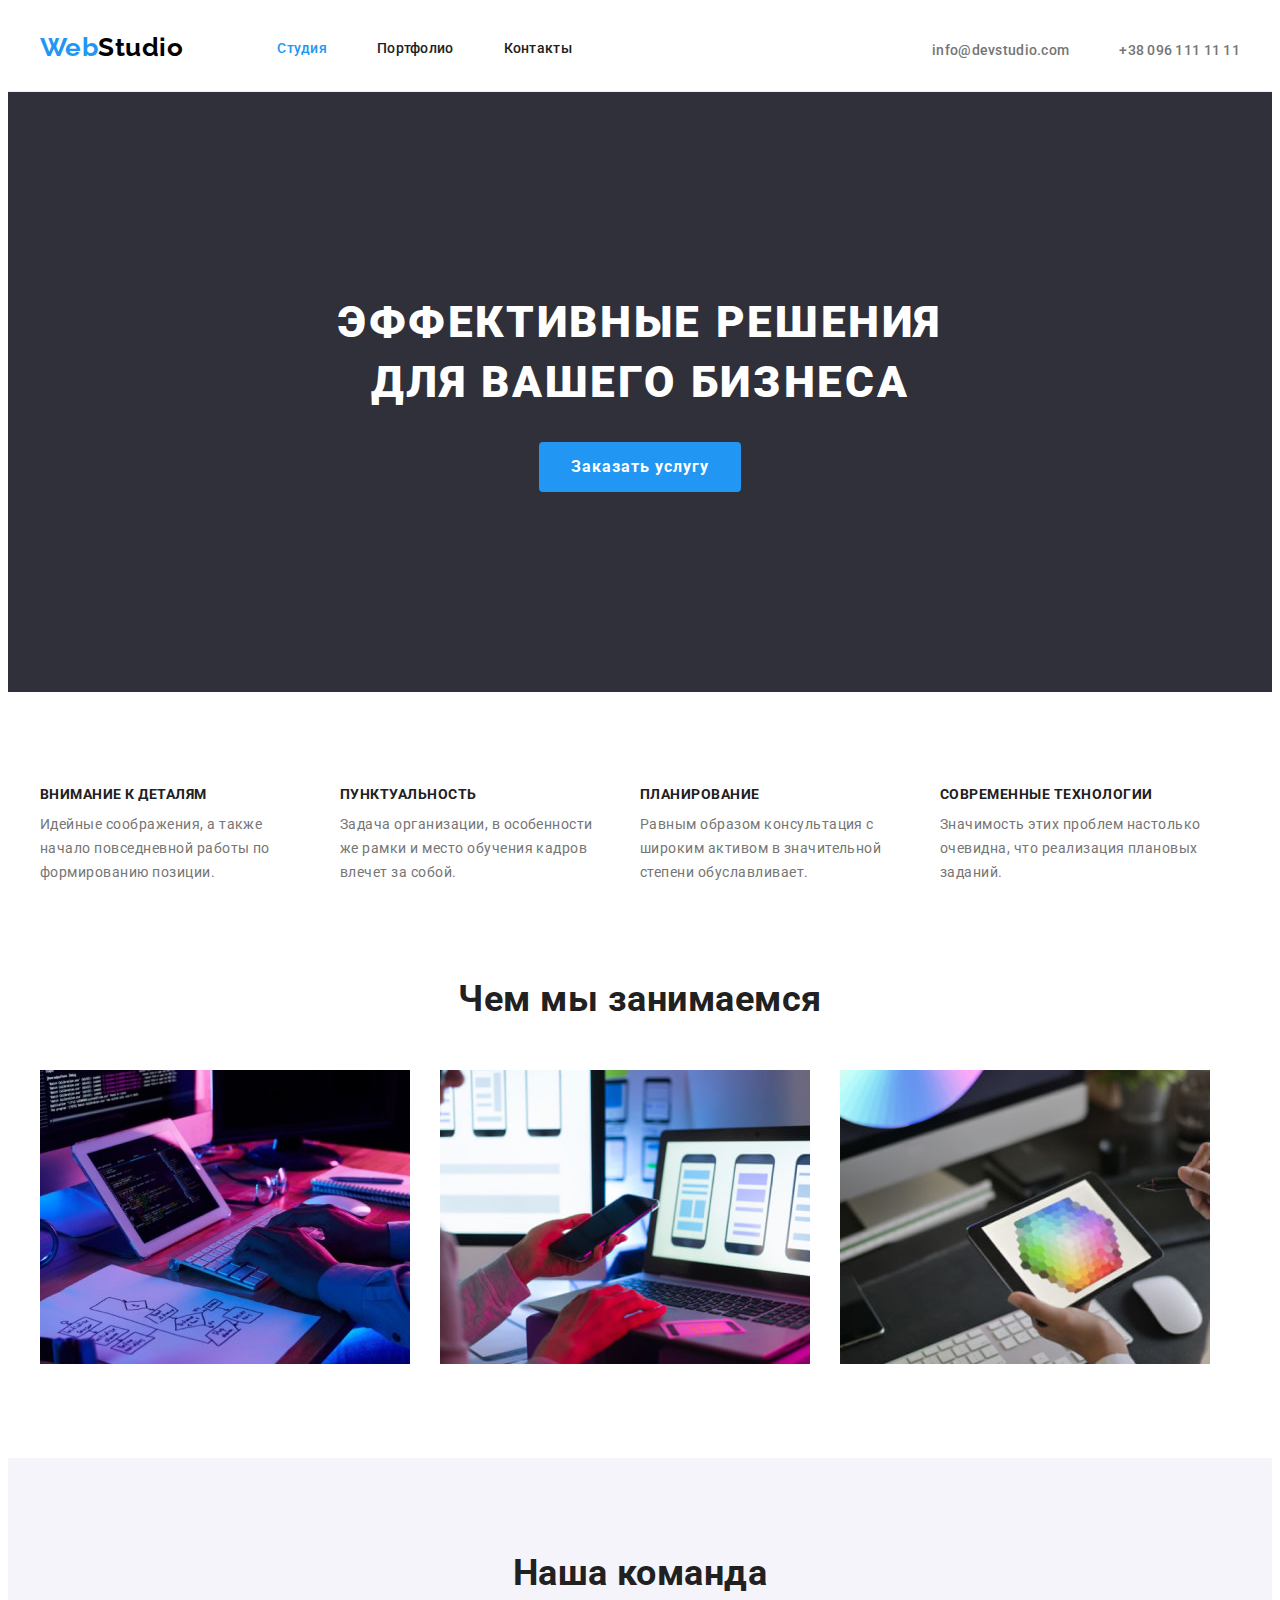
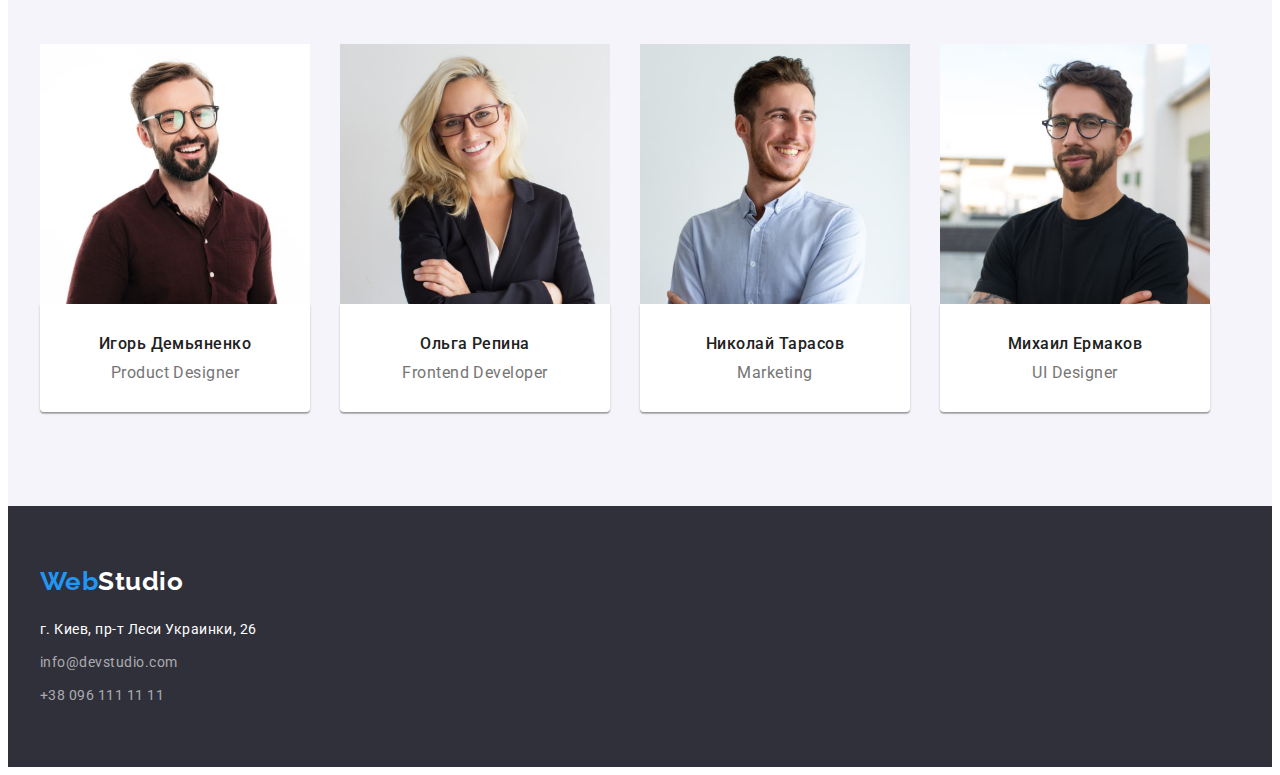
<file: index.html>
<!DOCTYPE html>
<html lang="ru">
<head>
    <meta charset="UTF-8">
    <meta http-equiv="X-UA-Compatible" content="IE=edge">
    <meta name="viewport" content="width=device-width, initial-scale=1.0">
    <title>Студия</title>
    <link rel="preconnect" href="https://fonts.googleapis.com">
    <link rel="preconnect" href="https://fonts.gstatic.com" crossorigin>
    <link href="https://fonts.googleapis.com/css2?family=Raleway:wght@700&family=Roboto:wght@400;500;700;900&display=swap"
        rel="stylesheet">
    <link rel="stylesheet" href="https://cdnjs.cloudflare.com/ajax/libs/modern-normalize/1.1.0/modern-normalize.min.css"
        integrity="sha512-wpPYUAdjBVSE4KJnH1VR1HeZfpl1ub8YT/NKx4PuQ5NmX2tKuGu6U/JRp5y+Y8XG2tV+wKQpNHVUX03MfMFn9Q=="
        crossorigin="anonymous" referrerpolicy="no-referrer" />
    <link rel="stylesheet" href="./css/styles.css">
</head>
<body>
        <!--Шапка Сайта--> 
    <header class="page-header">
        <div class="container main-nav">
            <nav class="main-nav-list">
                <div class="logo-header-box"><a href="index.html" class="logo">Web<span class="logo-header">Studio</span></a></div>
                <ul class="site-nav list">
                    <li class="item"><a href="./index.html" class="link current">Студия</a></li>
                    <li class="item"><a href="./portfolio.html" class="link">Портфолио</a></li>
                    <li class="item"><a href="#" class="link">Контакты</a></li>
                </ul>
            </nav>
                <ul class="header-contacts list">
                    <li class="item"><a href="mailto:info@devstudio.com" class="link">info@devstudio.com</a></li>
                    <li class="item"><a href="tel:+380961111111" class="link">+38 096 111 11 11</a></li>
                </ul>
        </div>
    </header>   
    <main>
        <!--Герой-->
        <section class="hero section">
            <div class="container">
                <h1 class="hero-title">Эффективные решения <br>  для вашего бизнеса</h1>
                <button type="button" class="button secondary">Заказать услугу</button>
            </div>
        </section>
            <!--Преимущества-->        
        <section class="section feature">
            <div class="container">
                <h2 class="section-title" hidden>Преимущества</h2>
                <ul class="feature-list list">
                    <li class="item">
                        <h3 class="feature-item-title">Внимание к деталям</h3>
                        <p class="feature-item-text">Идейные соображения, а также начало повседневной работы по формированию позиции.</p>
                    </li>
                    <li class="item">
                        <h3 class="feature-item-title">Пунктуальность</h3>
                        <p class="feature-item-text">Задача организации, в особенности же рамки и место обучения кадров влечет за собой.</p>
                    </li>
                    <li class="item">
                        <h3 class="feature-item-title">Планирование</h3>
                        <p class="feature-item-text">Равным образом консультация с широким активом в значительной степени обуславливает.</p>                      
                    </li>
                    <li class="item">
                        <h3 class="feature-item-title">Современные технологии</h3>
                        <p class="feature-item-text">Значимость этих проблем настолько очевидна, что реализация плановых заданий.</p>
                    </li>
                </ul>
            </div>
        </section>
            <!--Направления деятельности-->        
        <section class="work section">
            <div class="container">
                <h2 class="section-title">Чем мы занимаемся</h2>
                <ul class="work-list list">
                    <li class="item"> <img src="./images/img-cod.jpg" class="work-item-img" alt="Создание кода" width="370" ></li>
                    <li class="item"> <img src="./images/img-tel.jpg" class="work-item-img" alt="Разработка приложений" width="370"></li>
                    <li class="item"> <img src="./images/img-tabl.jpg" class="work-item-img" alt="Разработка игр" width="370"></li>
                </ul>
            </div>
        </section>
            <!--Команда-->      
        <section class="team section">
            <div class="container">
                <h2 class="section-title">Наша команда</h2>
                <ul class="team-list list">
                    <li class="item"> <img class="team-item-img" src="./images/img-igor.jpg" alt="Игорь Демьяненко" width="270">
                        <div class="item-content">
                            <h3 class="team-item-title">Игорь Демьяненко</h3>
                            <p class="team-item-text" lang="en">Product Designer</p>
                        </div>
                    </li>
                    <li class="item"> <img class="team-item-img" src="./images/img-olga.jpg" alt="Ольга Репина" width="270">
                        <div class="item-content">
                            <h3 class="team-item-title">Ольга Репина</h3>
                            <p class="team-item-text" lang="en">Frontend Developer</p>
                         </div>
                    </li>
                    <li class="item"> <img class="team-item-img" src="./images/img-nik.jpg" alt="Николай Тарасов" width="270">
                        <div class="item-content">
                            <h3 class="team-item-title">Николай Тарасов</h3>
                            <p class="team-item-text" lang="en">Marketing</p>
                         </div>
                    </li>
                    <li class="item"> <img class="team-item-img" src="./images/img-mich.jpg" alt="Михаил Ермаков" width="270">
                        <div class="item-content">
                            <h3 class="team-item-title">Михаил Ермаков</h3>
                            <p class="team-item-text" lang="en">UI Designer</p>
                         </div>
                    </li>                   
                </ul>
            </div>
        </section>       
    </main>
        <!--Подвал-->
        <footer class="footer">
            <div class="container">
                <div class="logo-footer-box"><a href="./index.html" class="logo" lang="en">Web<span class="logo-footer">Studio</span></a>
                </div>
                <address class="addres-list">
                    <ul class="footer-contacts list">
                        <li class="item"><a href="https://goo.gl/maps/nZHNvtM2P8FYW9ou6" class="contacts address" target="_blank" 
                                rel="noopener noreferrer">г. Киев, пр-т Леси Украинки, 26</a></li>
                        <li class="item"><a href="mailto:info@devstudio.com" class="contacts link">info@devstudio.com</a></li>
                        <li class="item"><a href="tel:+380961111111" class="contacts link">+38 096 111 11 11 </a></li>
                    </ul>             
                </address>
            </div>
        </footer>
</body>
</html>
</file>
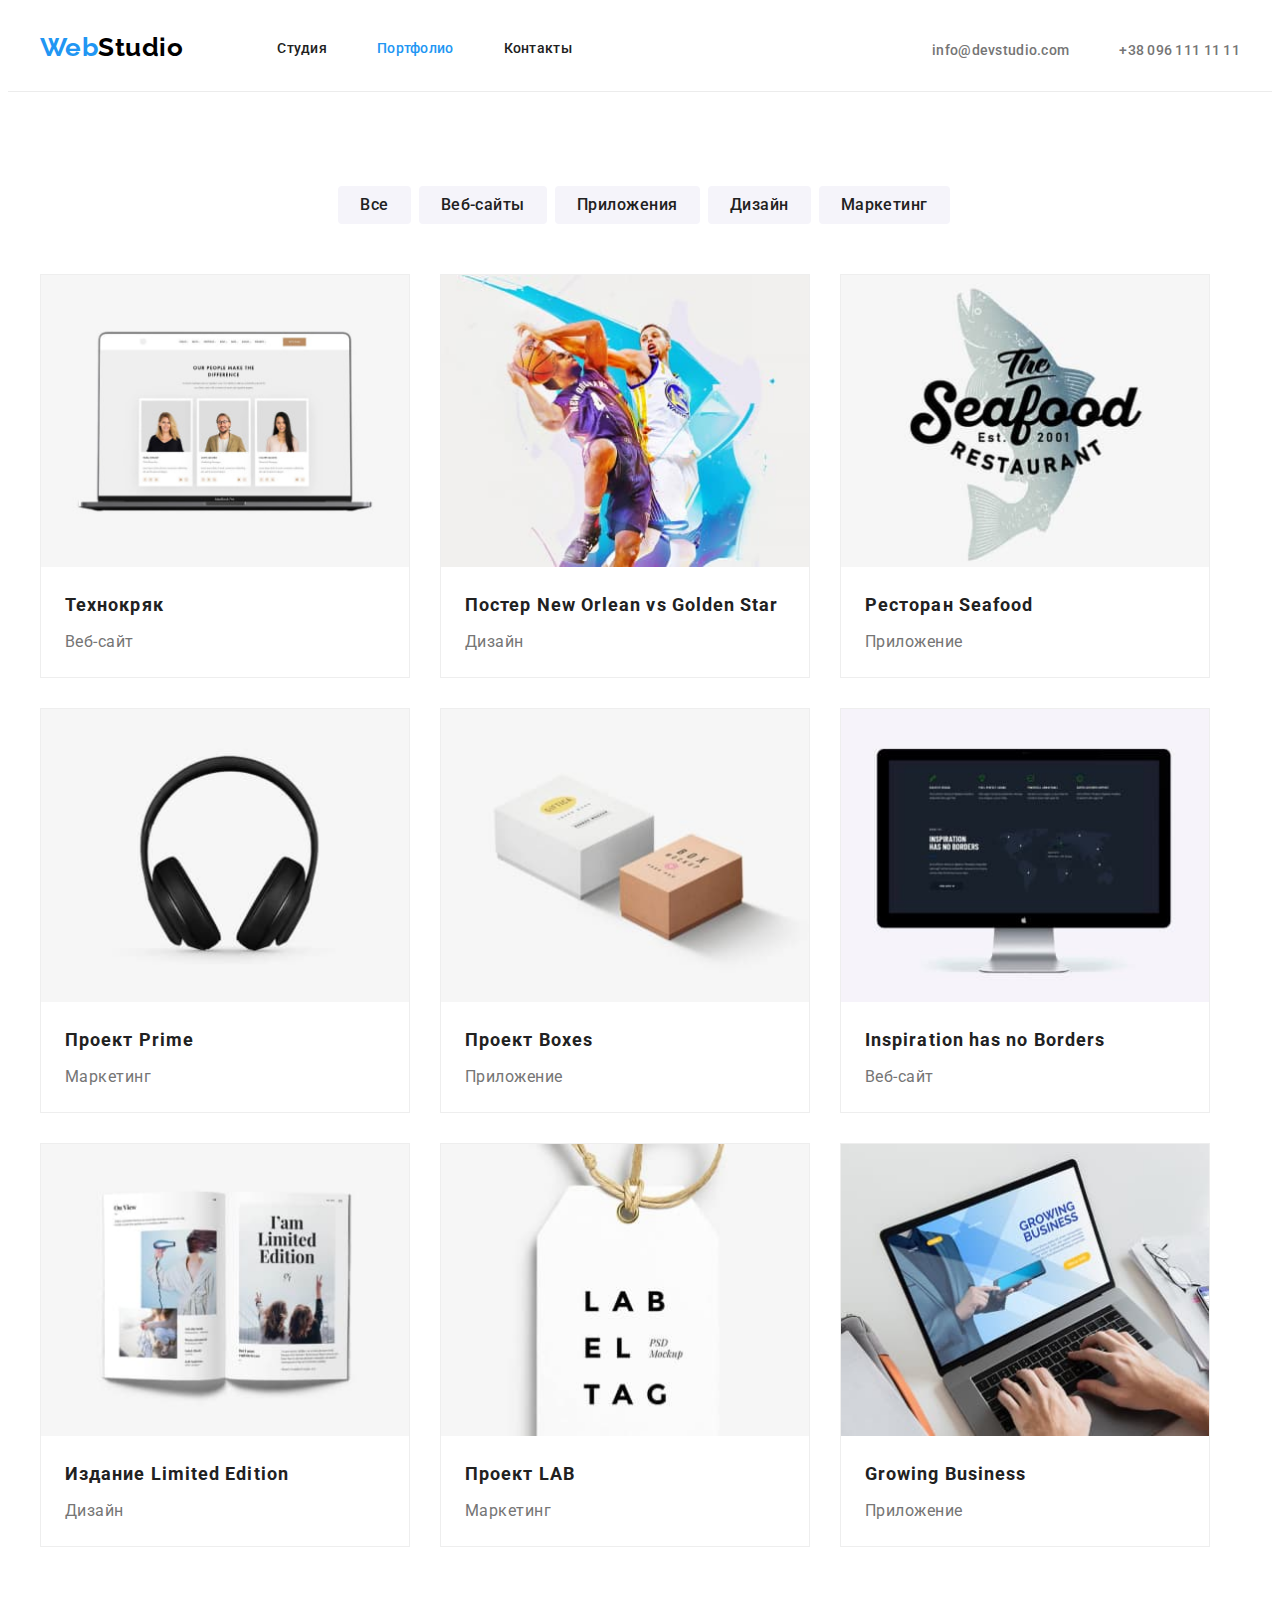
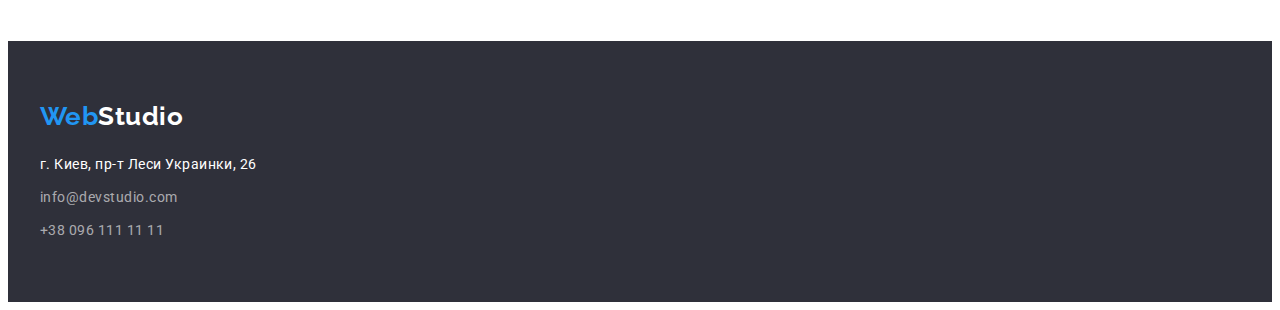
<file: portfolio.html>
<!DOCTYPE html>
<html lang="ru">

<head>
    <meta charset="UTF-8">
    <meta http-equiv="X-UA-Compatible" content="IE=edge">
    <meta name="viewport" content="width=device-width, initial-scale=1.0">
    <title>Портфолио</title>
    <link rel="preconnect" href="https://fonts.googleapis.com">
    <link rel="preconnect" href="https://fonts.gstatic.com" crossorigin>
    <link href="https://fonts.googleapis.com/css2?family=Raleway:wght@700&family=Roboto:wght@400;500;700;900&display=swap"
        rel="stylesheet">
    <link rel="stylesheet" href="https://cdnjs.cloudflare.com/ajax/libs/modern-normalize/1.1.0/modern-normalize.min.css"
        integrity="sha512-wpPYUAdjBVSE4KJnH1VR1HeZfpl1ub8YT/NKx4PuQ5NmX2tKuGu6U/JRp5y+Y8XG2tV+wKQpNHVUX03MfMFn9Q=="
        crossorigin="anonymous" referrerpolicy="no-referrer" />
    <link rel="stylesheet" href="./css/styles.css">   
</head>

<body>
    <!--Шапка Сайта-->
    <header class="page-header">
        <div class="container main-nav">
            <nav class="main-nav-list">
                <div class="logo-header-box"><a href="index.html" class="logo">Web<span
                            class="logo-header">Studio</span></a></div>
                <ul class="site-nav list">
                    <li class="item"><a href="./index.html" class="link">Студия</a></li>
                    <li class="item"><a href="./portfolio.html" class="link current">Портфолио</a></li>
                    <li class="item"><a href="#" class="link">Контакты</a></li>
                </ul>
            </nav>
            <ul class="header-contacts list">
                <li class="item"><a href="mailto:info@devstudio.com" class="link">info@devstudio.com</a></li>
                <li class="item"><a href="tel:+380961111111" class="link">+38 096 111 11 11</a></li>
            </ul>
        </div>
    </header>

    <main>
        
        <section class="section potfolio">
            <div class="container">
                <h1 hidden>Портфолио</h1>
                <!-- Фильтр -->
                <h2 hidden >Фильтр</h2>
                    <ul class="filters-list list">
                        <li class="item"><button type="button"  class="button primary">Все</button></li>
                        <li class="item"><button type="button"  class="button primary">Веб-сайты</button></li>
                        <li class="item"><button type="button"  class="button primary">Приложения</button></li>
                        <li class="item"><button type="button"  class="button primary">Дизайн</button></li>
                        <li class="item"><button type="button"  class="button primary">Маркетинг</button></li>
                    </ul>
                <!--Деятельность-->       
                <h2 hidden class="activities-title">Направления деятельности</h2>

                <ul class="activities-list list">
                    <li class="item"> <img class="activities-item-img" src="./images/portfo1.jpg" alt="Ноутбук с изображением троих людей" width="370">
                        <div class="item-box">
                            <h3 class="activities-item-title">Технокряк</h3>
                            <p class="activities-item-text">Веб-сайт</p>
                        </div>
                    </li>
                    <li class="item"> <img class="activities-item-img" src="./images/portfo2.jpg" alt="Два игрока баскетбола" width="370">
                        <div class="item-box">
                            <h3 class="activities-item-title">Постер <span lang="en">New Orlean vs Golden Star</span></h3>
                            <p class="activities-item-text">Дизайн</p>
                        </div>
                    </li>
                    <li class="item"> <img class="activities-item-img" src="./images/portfo3.jpg" alt="Логотип рыбного ресторана" width="370">
                        <div class="item-box">
                            <h3 class="activities-item-title">Ресторан <span lang="en">Seafood</span></h3>
                            <p class="activities-item-text">Приложение</p>
                        </div>
                    </li>
                    <li class="item"> <img class="activities-item-img" src="./images/portfo4.jpg" alt="Наушники" width="370">
                        <div class="item-box">
                            <h3 class="activities-item-title">Проект <span lang="en">Prime</span></h3>
                            <p class="activities-item-text">Маркетинг</p>
                        </div>
                    </li>
                    <li class="item"> <img class="activities-item-img" src="./images/portfo5.jpg" alt="Две коробки на столе" width="370">
                       <div class="item-box">
                           <h3 class="activities-item-title">Проект <span lang="en">Boxes</span></h3>
                            <p class="activities-item-text">Приложение</p>
                        </div>
                    </li>
                    <li class="item"> <img class="activities-item-img" src="./images/portfo6.jpg" alt="Страничка сайта на мониторе" width="370">
                        <div class="item-box">
                            <h3 class="activities-item-title" lang="en">Inspiration has no Borders</h3>
                            <p class="activities-item-text">Веб-сайт</p>
                        </div>
                    </li>
                    <li class="item"> <img class="activities-item-img" src="./images/portfo7.jpg" alt="Журнал в развороте" width="370">
                        <div class="item-box">
                            <h3 class="activities-item-title">Издание <span lang="en">Limited Edition</span></h3>
                            <p class="activities-item-text">Дизайн</p>
                        </div>
                    </li>
                    <li class="item"> <img class="activities-item-img" src="./images/portfo8.jpg" alt="Изображение бирки с надписью" width="370">
                        <div class="item-box">
                            <h3 class="activities-item-title">Проект <span lang="en">LAB</span></h3>
                            <p class="activities-item-text">Маркетинг</p>
                        </div>
                    </li>
                    <li class="item"> <img class="activities-item-img" src="./images/portfo9.jpg" alt="Ноутбук с картинкой рекламы приложения" width="370">
                        <div class="item-box">
                            <h3 class="activities-item-title" lang="en">Growing Business</h3>
                            <p class="activities-item-text">Приложение</p>
                        </div>
                    </li>        
                </ul>
            </div>
        </section>
    </main>
        <!--Подвал-->
        <footer class="footer">
            <div class="container">
                <div class="logo-footer-box"><a href="./index.html" class="logo" lang="en">Web<span
                            class="logo-footer">Studio</span></a>
                </div>
                <address class="addres-list">
                    <ul class="footer-contacts list">
                        <li class="item"><a href="https://goo.gl/maps/nZHNvtM2P8FYW9ou6" class="contacts address"
                                target="_blank" rel="noopener noreferrer">г. Киев, пр-т Леси Украинки, 26</a></li>
                        <li class="item"><a href="mailto:info@devstudio.com" class="contacts link">info@devstudio.com</a></li>
                        <li class="item"><a href="tel:+380961111111" class="contacts link">+38 096 111 11 11 </a></li>
                    </ul>
                </address>
            </div>
        </footer>
    </body>
    
    </html>
</file>
<file: css/styles.css>
:root {
  --primary-text-color: #757575;
  --secondary-text-color: #ffffff;
  --title-text-color: #212121;
  --akcent-text-color: #2196f3;
  --background-color-btn: #f5f4fa;
  --background-color-body: #ffffff;
  --background-color-footer: #2f303a;
  --card-shadows: 0px 1px 3px rgba(0, 0, 0, 0.12),
    0px 1px 1px rgba(0, 0, 0, 0.14), 0px 2px 1px rgba(0, 0, 0, 0.2);
}

p,
h1,
h2,
h3,
h4,
h5,
h6 {
  margin: 0;
}
ul {
  margin: 0;
  padding: 0;
}
img {
  display: block;
  max-width: 100%;
  height: auto;
}

/* ---------------Студия-------------- */
body {
  background-color: var(--background-color-body);
  color: var(--primary-text-color);
  font-family: "Roboto", sans-serif;
  letter-spacing: 0.03em;
}

.list {
  list-style: none;
  padding: 0;
  margin: 0;
}
a {
  text-decoration: none;
}
.container {
  width: 1200px;
  padding-left: 15px;
  padding-right: 15px;
  margin-left: auto;
  margin-right: auto;
  /* outline: 2px solid red; */
}

.button {
  display: inline-block;
  border: none;
  cursor: pointer;
  border-radius: 4px;
  text-align: center;
}

/* --------------Logo style------------- */
.logo {
  color: var(--akcent-text-color);
  font-family: "Raleway", sans-serif;
  font-weight: 700;
  font-size: 26px;
  line-height: calc(31 / 26);
}
.logo-header {
  color: rgba(0, 0, 0, 1);
}
.logo-footer {
  background-color: var(--background-color-footer);
  color: rgba(255, 255, 255, 1);
}

/*-------------- Header --------------*/
.page-header {
  background-color: var(--background-color-body);
  border-bottom-width: 1px;
  border-bottom-style: solid;
  border-bottom-color: #ececec;
}
.logo-header-box {
  margin-right: auto;
  padding-top: 24px;
  padding-bottom: 25px;
}
/*-------------- Main-nav --------------*/
.main-nav-list {
  display: flex;
  margin-right: auto;
}
.main-nav {
  display: flex;
}

/*-------------- Site nav --------------*/
.site-nav {
  display: flex;
  margin-left: 94px;
}
/* .site-nav .item:not(:last-child) {
  margin-right: 50px;} */
.site-nav .item + .item {
  margin-left: 50px;
}
.site-nav .link {
  display: block;
  padding-top: 32px;
  padding-bottom: 32px;

  font-weight: 500;
  font-size: 14px;
  line-height: calc(16 / 14);
  letter-spacing: 0.02em;
  color: var(--title-text-color);
}

/*-------------- Contacts --------------*/
.header-contacts .link {
  font-weight: 500;
  font-size: 14px;
  line-height: calc(16 / 14);
  letter-spacing: 0.02em;
  color: var(--primary-text-color);
  background-color: var(--background-color-body);
}
.header-contacts {
  display: flex;
  margin-left: auto;
  padding-top: 32px;
  padding-bottom: 32px;

  text-decoration: none;
}
.header-contacts .item + .item {
  margin-left: 50px;
}
.link:hover,
.link:focus,
.link.current {
  color: var(--akcent-text-color);
}

/*---------------- Hero ----------------*/
.hero.section {
  padding-top: 200px;
  padding-bottom: 200px;
  background-color: var(--background-color-footer);
  text-align: center;
}
.hero-title {
  margin-top: 0;
  margin-bottom: 30px;

  font-weight: 900;
  font-size: 44px;
  line-height: calc(60 / 44);
  letter-spacing: 0.06em;
  text-transform: uppercase;
  color: var(--secondary-text-color);
}
.button.secondary {
  padding: 10px 32px;

  font-family: inherit;
  font-weight: 700;
  font-size: 16px;
  line-height: calc(30 / 16);
  letter-spacing: 0.06em;
  color: var(--secondary-text-color);
  background-color: var(--akcent-text-color);
}

/*---------------- Button ----------------*/

.button-secondary:hover,
.button-secondary:focus {
  color: var(--secondary-text-color);
  background-color: #188ce8;
}

/*------------- Section ------------*/
.section {
  padding-top: 94px;
  padding-bottom: 94px;
  margin-left: auto;
  margin-right: auto;
}
.section.no-padding {
  padding-top: 0;
  padding-bottom: 0;
}
.section-title {
  margin-top: 0;
  margin-bottom: 50px;

  font-weight: 700;
  font-size: 36px;
  line-height: calc(42 / 36);
  text-align: center;
  color: var(--title-text-color);
}

/*------------------ Features -------------*/
.section.feature {
  padding-bottom: 0;
}
.feature-list {
  display: flex;
  flex-wrap: wrap;
  margin-top: 0;
}
.feature-list .item {
  width: 270px;
}

/* .feature-list .item:not(:last-child) {
  margin-right: 30px;} */
.feature-list .item + .item {
  margin-left: 30px;
}
.feature-item-title {
  font-weight: 700;
  font-size: 14px;
  line-height: calc(16 / 14);
  text-transform: uppercase;
  color: var(--title-text-color);
}
.feature-item-text {
  padding-top: 10px;

  font-size: 14px;
  line-height: calc(24 / 14);
  color: var(--primary-text-color);
}

/*------------------- Work -----------------*/
.work-list {
  display: flex;
  flex-wrap: wrap;
}
.work-list .item {
  width: 370px;
}
/* .work-list .item:not(:last-child) {
  margin-right: 30px;} */
.work-list .item + .item {
  margin-left: 30px;
}
/*------------------- Team -----------------*/
.team.section {
  background-color: var(--background-color-btn);
}
.team-list {
  display: flex;
}
.team-item-title {
  margin-bottom: 10px;

  font-weight: 500;
  font-size: 16px;
  line-height: calc(19 / 16);
  text-align: center;
  color: var(--title-text-color);
}
.team-item-text {
  font-size: 16px;
  line-height: calc(19 / 16);
  text-align: center;
  color: var(--primary-text-color);
}
.team-list .item {
  width: 270px;

  background-color: var(--background-color-body);
}
.team-list .item + .item {
  margin-left: 30px;
}
.item-content {
  padding-top: 30px;
  padding-bottom: 30px;
  box-shadow: var(--card-shadows);
  border-radius: 0px 0px 4px 4px;
}

/*------------------ Footer ---------------*/
.footer {
  display: flex;
  flex-direction: column;
  margin-right: auto;
  padding-top: 60px;
  padding-bottom: 60px;
  background-color: var(--background-color-footer);
}
.logo-footer-box {
  margin-bottom: 20px;
}
.addres-list {
  display: flex;
}
.footer-contacts {
  display: block;

  flex-direction: column;
  margin-right: auto;
  font-style: normal;
  font-size: 14px;
  line-height: calc(24 / 14);
  text-decoration: none;
}
/* .footer-contacts .item + .item {
  padding-top: 9px;
} */
.footer-contacts .item:not(:last-child) {
  margin-bottom: 9px;
}
.contacts.address {
  color: var(--secondary-text-color);
}
.contacts {
  margin-bottom: 9px;
  color: rgba(255, 255, 255, 0.6);
}
/*_____________________________________________*/
/*---------------- Портфолио ------------------*/
/*----------------- Фильтры -------------------*/
.filters-list {
  display: flex;
  margin-bottom: 50px;
  margin-left: auto;
  margin-right: auto;
  justify-content: center;
}
.filters-list .item {
  display: flex;
  margin-left: 8px;
}

.button.primary {
  padding: 6px 22px;

  font-family: inherit;
  font-weight: 500;
  font-size: 16px;
  line-height: calc(26 / 16);
  letter-spacing: 0.03em;
  background-color: var(--background-color-btn);
  color: var(--title-text-color);
}
.button.primary:hover,
.button.primary:focus {
  background-color: var(--akcent-text-color);
  color: var(--secondary-text-color);
}
/*--------- Направления деятельности --------*/
.activities-list {
  display: flex;
  flex-wrap: wrap;
}
.activities-list .item {
  width: 370px;
  margin-right: 30px;
  margin-bottom: 30px;
  background: #ffffff;
  border: 1px solid #eeeeee;
  box-sizing: border-box;
}
.activities-list .item:nth-child(3n) {
  margin-right: 0;
}
.activities-list .item:nth-last-child(-n + 3) {
  margin-bottom: 0;
}
/* ---------Альтернатива обнуления --------*/
/* .activities-list .item:not(:nth-child(3n)) {
  margin-right: 30px;
}
.activities-list .item:not(:nth-last-child(-n + 3)) {
  margin-bottom: 30px;
} */

.activities-item-title {
  margin-bottom: 4px;

  font-weight: 700;
  font-size: 18px;
  line-height: calc(36 / 18);
  letter-spacing: 0.06em;
  color: var(--title-text-color);
}
.activities-item-text {
  font-size: 16px;
  line-height: calc(30 / 16);
  color: var(--primary-text-color);
}
.item-box {
  padding: 20px 24px;
}
</file>
